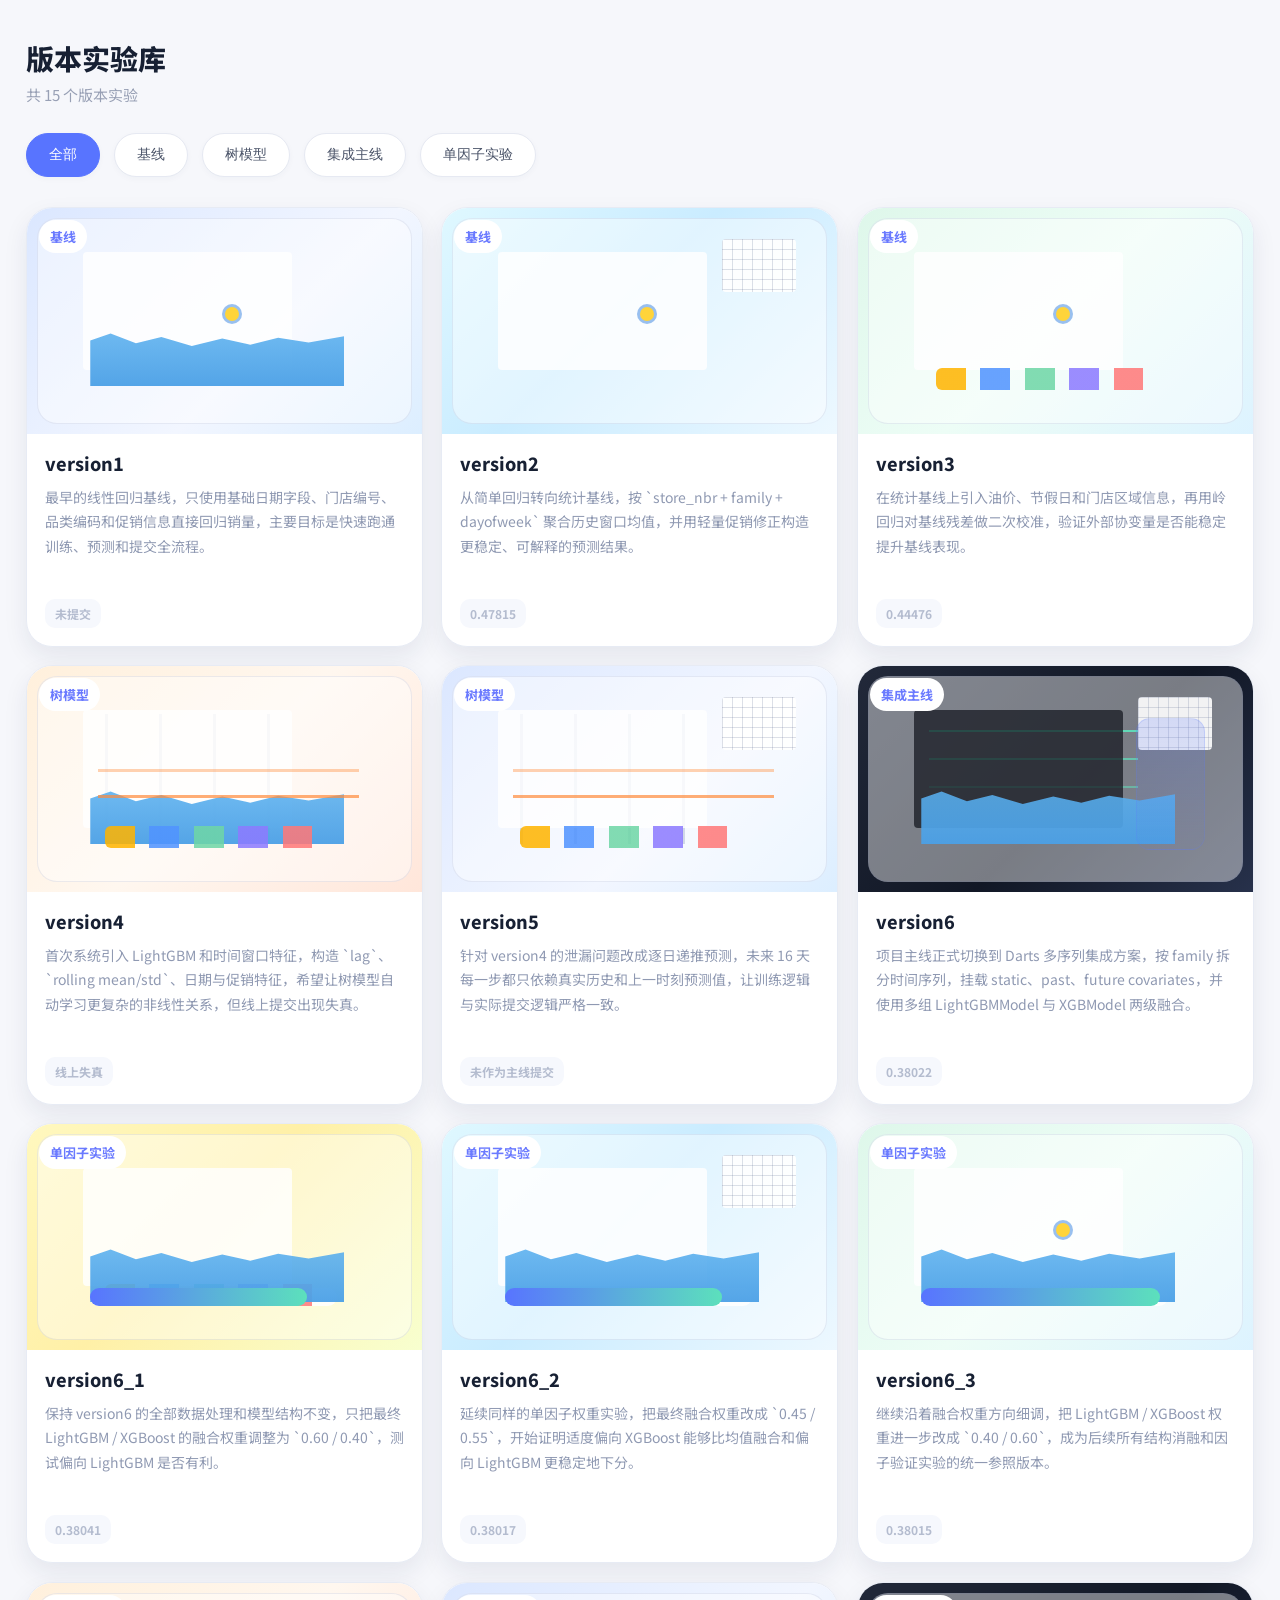
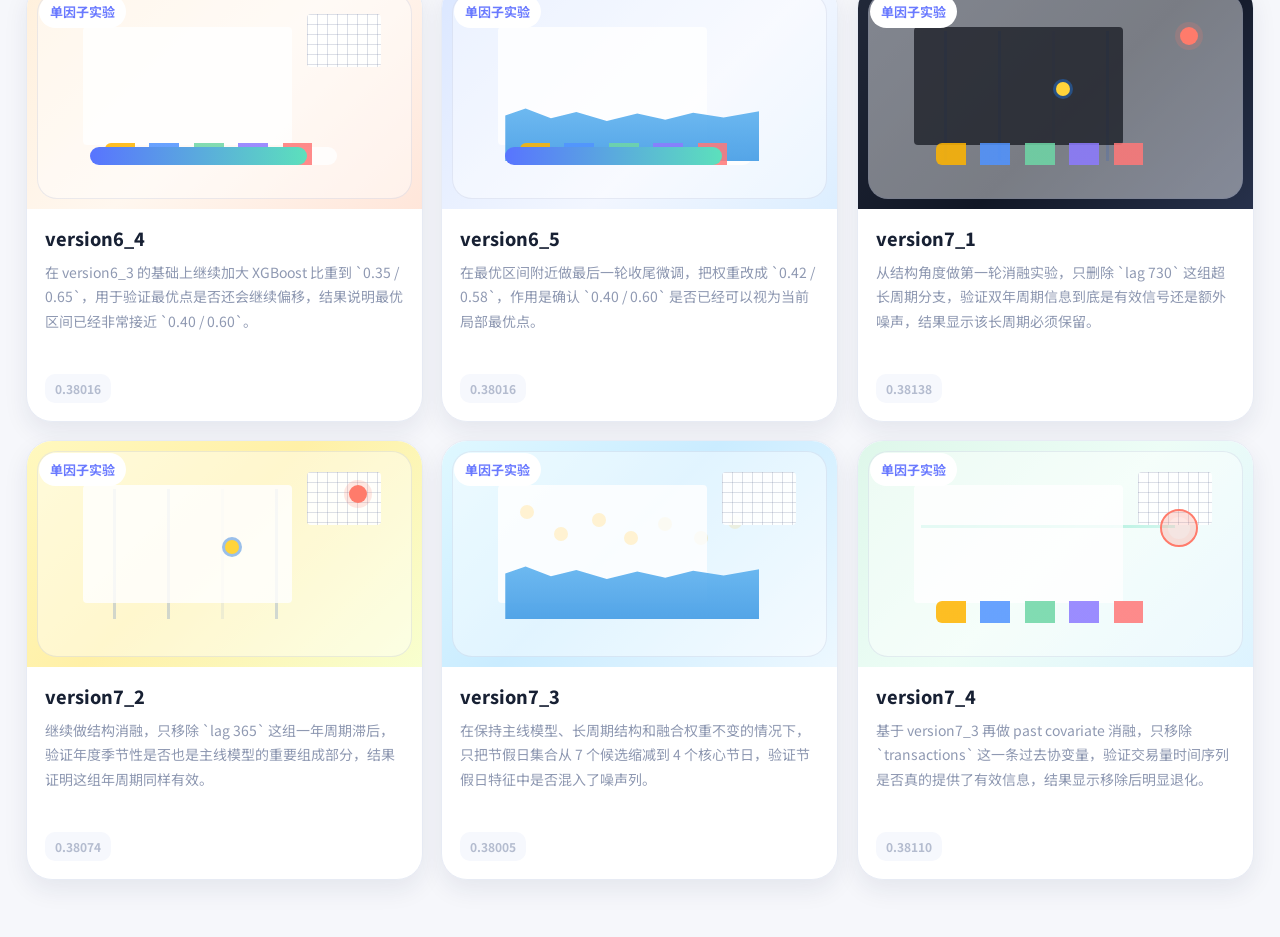
<file: website_mock/index.html>
<!DOCTYPE html>
<html lang="zh-CN">
<head>
  <meta charset="UTF-8">
  <meta name="viewport" content="width=device-width, initial-scale=1.0">
  <title>版本实验库</title>
  <link rel="preconnect" href="https://fonts.googleapis.com">
  <link rel="preconnect" href="https://fonts.gstatic.com" crossorigin>
  <link href="https://fonts.googleapis.com/css2?family=Noto+Sans+SC:wght@400;500;700;800&display=swap" rel="stylesheet">
  <link rel="stylesheet" href="./assets/css/main.css">
</head>
<body>
  <main class="page">
    <section class="hero">
      <div class="hero-copy">
        <h1>版本实验库</h1>
        <p>共 15 个版本实验</p>
      </div>

      <div class="filters">
        <button class="filter-chip is-active" data-filter="all">全部</button>
        <button class="filter-chip" data-filter="baseline">基线</button>
        <button class="filter-chip" data-filter="tree">树模型</button>
        <button class="filter-chip" data-filter="ensemble">集成主线</button>
        <button class="filter-chip" data-filter="factor">单因子实验</button>
      </div>
    </section>

    <section class="card-grid">
      <article class="card" data-group="baseline" data-anim="baseline" data-summary="最早的线性回归基线，只使用基础日期字段、门店编号、品类编码和促销信息直接回归销量，主要目标是快速跑通训练、预测和提交全流程。" data-input="train.csv · test.csv · sample_submission.csv" data-output="submission.csv" data-conclusion="适合作为起点，但对复杂季节性和长期结构几乎没有表达能力。" data-steps="读取基础数据|拆分日期字段|编码 family|训练线性回归|导出提交结果" tabindex="0">
        <div class="card-media theme-blue"><span class="subject-badge">基线</span><div class="placeholder-scene"><div class="scene-screen"></div><div class="scene-wave"></div><div class="scene-dot"></div></div></div>
        <div class="card-body"><h2>version1</h2><p>最早的线性回归基线，只使用基础日期字段、门店编号、品类编码和促销信息直接回归销量，主要目标是快速跑通训练、预测和提交全流程。</p><span class="level-tag">未提交</span></div>
      </article>

      <article class="card" data-group="baseline" data-anim="baseline" data-summary="从简单回归转向统计基线，按 store_nbr + family + dayofweek 聚合历史窗口均值，并用轻量促销修正构造更稳定、可解释的预测结果。" data-input="train.csv · test.csv · sample_submission.csv" data-output="version2/submission_baseline.csv" data-conclusion="比线性回归更稳，建立了后续外部变量实验的可对照基线。" data-steps="构造 dayofweek|切分历史窗口|按层级聚合均值|加入促销修正|生成统计提交" tabindex="0">
        <div class="card-media theme-cyan"><span class="subject-badge">基线</span><div class="placeholder-scene"><div class="scene-screen"></div><div class="scene-grid"></div><div class="scene-dot"></div></div></div>
        <div class="card-body"><h2>version2</h2><p>从简单回归转向统计基线，按 `store_nbr + family + dayofweek` 聚合历史窗口均值，并用轻量促销修正构造更稳定、可解释的预测结果。</p><span class="level-tag">0.47815</span></div>
      </article>

      <article class="card" data-group="baseline" data-anim="baseline" data-summary="在统计基线上引入油价、节假日和门店区域信息，再用岭回归对基线残差做二次校准，验证外部协变量是否能稳定提升基线表现。" data-input="train.csv · test.csv · stores.csv · holidays_events.csv · oil.csv" data-output="version3/submission_calendar_oil.csv" data-conclusion="外部协变量确实有帮助，但当时的处理强度还不够。" data-steps="清洗油价|映射节假日|合并门店区域|计算基线预测|岭回归校准残差" tabindex="0">
        <div class="card-media theme-mint"><span class="subject-badge">基线</span><div class="placeholder-scene"><div class="scene-screen"></div><div class="scene-bars"></div><div class="scene-dot"></div></div></div>
        <div class="card-body"><h2>version3</h2><p>在统计基线上引入油价、节假日和门店区域信息，再用岭回归对基线残差做二次校准，验证外部协变量是否能稳定提升基线表现。</p><span class="level-tag">0.44476</span></div>
      </article>

      <article class="card" data-group="tree" data-anim="tree" data-summary="首次系统引入 LightGBM 和时间窗口特征，构造 lag、rolling mean/std、日期与促销特征，希望让树模型自动学习更复杂的非线性关系，但线上提交出现失真。" data-input="train.csv · test.csv" data-output="version4/submission_lgbm.csv" data-conclusion="方向是对的，但验证方式和真实提交场景不一致，导致线上失真。" data-steps="拼接 train/test|生成 lag 特征|生成 rolling 特征|训练 LightGBM|导出预测结果" tabindex="0">
        <div class="card-media theme-peach"><span class="subject-badge">树模型</span><div class="placeholder-scene"><div class="scene-screen"></div><div class="scene-wave"></div><div class="scene-bars"></div></div></div>
        <div class="card-body"><h2>version4</h2><p>首次系统引入 LightGBM 和时间窗口特征，构造 `lag`、`rolling mean/std`、日期与促销特征，希望让树模型自动学习更复杂的非线性关系，但线上提交出现失真。</p><span class="level-tag">线上失真</span></div>
      </article>

      <article class="card" data-group="tree" data-anim="tree" data-summary="针对 version4 的泄漏问题改成逐日递推预测，未来 16 天每一步都只依赖真实历史和上一时刻预测值，让训练逻辑与实际提交逻辑严格一致。" data-input="train.csv · test.csv" data-output="version5/submission_lgbm_recursive.csv" data-conclusion="逻辑更严格，但没有成为最终高分主线。" data-steps="缓存历史销量|逐日生成特征|递推训练/预测|回写预测值|滚动生成未来 16 天" tabindex="0">
        <div class="card-media theme-blue"><span class="subject-badge">树模型</span><div class="placeholder-scene"><div class="scene-screen"></div><div class="scene-grid"></div><div class="scene-bars"></div></div></div>
        <div class="card-body"><h2>version5</h2><p>针对 version4 的泄漏问题改成逐日递推预测，未来 16 天每一步都只依赖真实历史和上一时刻预测值，让训练逻辑与实际提交逻辑严格一致。</p><span class="level-tag">未作为主线提交</span></div>
      </article>

      <article class="card" data-group="ensemble" data-anim="ensemble" data-summary="项目主线正式切换到 Darts 多序列集成方案，按 family 拆分时间序列，挂载 static、past、future covariates，并使用多组 LightGBMModel 与 XGBModel 两级融合。" data-input="train.csv · stores.csv · oil.csv · transactions.csv · holidays_events.csv" data-output="version6/submission_darts_ensemble.csv" data-conclusion="从这里开始，项目进入系统化训练流水线阶段。" data-steps="清洗外部表|构造多序列输入|训练多组 LGBMModel|训练多组 XGBModel|两轮平均后最终融合" tabindex="0">
        <div class="card-media theme-dark"><span class="subject-badge">集成主线</span><div class="placeholder-scene"><div class="scene-screen dark"></div><div class="scene-wave"></div><div class="scene-grid"></div></div></div>
        <div class="card-body"><h2>version6</h2><p>项目主线正式切换到 Darts 多序列集成方案，按 family 拆分时间序列，挂载 static、past、future covariates，并使用多组 LightGBMModel 与 XGBModel 两级融合。</p><span class="level-tag">0.38022</span></div>
      </article>

      <article class="card" data-group="factor" data-anim="weight" data-summary="保持 version6 的全部数据处理和模型结构不变，只把最终 LightGBM / XGBoost 的融合权重调整为 0.60 / 0.40，测试偏向 LightGBM 是否有利。" data-input="与 version6 相同" data-output="version6_1/submission_darts_weighted_ensemble.csv" data-conclusion="结果变差，说明简单偏向 LightGBM 不是正确方向。" data-steps="复用 version6 数据流程|仅调整最终融合权重|重新导出提交|记录 leaderboard 分数" tabindex="0">
        <div class="card-media theme-yellow"><span class="subject-badge">单因子实验</span><div class="placeholder-scene"><div class="scene-screen"></div><div class="scene-bars"></div><div class="scene-wave"></div></div></div>
        <div class="card-body"><h2>version6_1</h2><p>保持 version6 的全部数据处理和模型结构不变，只把最终 LightGBM / XGBoost 的融合权重调整为 `0.60 / 0.40`，测试偏向 LightGBM 是否有利。</p><span class="level-tag">0.38041</span></div>
      </article>

      <article class="card" data-group="factor" data-anim="weight" data-summary="延续同样的单因子权重实验，把最终融合权重改成 0.45 / 0.55，开始证明适度偏向 XGBoost 能够比均值融合和偏向 LightGBM 更稳定地下分。" data-input="与 version6 相同" data-output="version6_2/submission_darts_weighted_ensemble.csv" data-conclusion="首次明确证明融合权重是有效优化因子。" data-steps="复用主线模型|改成 0.45 / 0.55|重新提交验证|记录分数变化" tabindex="0">
        <div class="card-media theme-cyan"><span class="subject-badge">单因子实验</span><div class="placeholder-scene"><div class="scene-screen"></div><div class="scene-wave"></div><div class="scene-grid"></div></div></div>
        <div class="card-body"><h2>version6_2</h2><p>延续同样的单因子权重实验，把最终融合权重改成 `0.45 / 0.55`，开始证明适度偏向 XGBoost 能够比均值融合和偏向 LightGBM 更稳定地下分。</p><span class="level-tag">0.38017</span></div>
      </article>

      <article class="card" data-group="factor" data-anim="weight-best" data-summary="继续沿着融合权重方向细调，把 LightGBM / XGBoost 权重进一步改成 0.40 / 0.60，成为后续所有结构消融和因子验证实验的统一参照版本。" data-input="与 version6 相同" data-output="version6_3/submission_darts_weighted_ensemble.csv" data-conclusion="这是后续所有单因子实验的稳定参照版本。" data-steps="复用主线模型|改成 0.40 / 0.60|重新提交验证|作为后续实验基线" tabindex="0">
        <div class="card-media theme-mint"><span class="subject-badge">单因子实验</span><div class="placeholder-scene"><div class="scene-screen"></div><div class="scene-wave"></div><div class="scene-dot"></div></div></div>
        <div class="card-body"><h2>version6_3</h2><p>继续沿着融合权重方向细调，把 LightGBM / XGBoost 权重进一步改成 `0.40 / 0.60`，成为后续所有结构消融和因子验证实验的统一参照版本。</p><span class="level-tag">0.38015</span></div>
      </article>

      <article class="card" data-group="factor" data-anim="weight" data-summary="在 version6_3 的基础上继续加大 XGBoost 比重到 0.35 / 0.65，用于验证最优点是否还会继续偏移，结果说明最优区间已经非常接近 0.40 / 0.60。" data-input="与 version6_3 相同" data-output="version6_4/submission_darts_weighted_ensemble.csv" data-conclusion="没有超过 version6_3，说明权重最优点已基本锁定。" data-steps="维持 version6_3 全流程|进一步提高 XGB 比例|重新提交|对照局部最优点" tabindex="0">
        <div class="card-media theme-peach"><span class="subject-badge">单因子实验</span><div class="placeholder-scene"><div class="scene-screen"></div><div class="scene-grid"></div><div class="scene-bars"></div></div></div>
        <div class="card-body"><h2>version6_4</h2><p>在 version6_3 的基础上继续加大 XGBoost 比重到 `0.35 / 0.65`，用于验证最优点是否还会继续偏移，结果说明最优区间已经非常接近 `0.40 / 0.60`。</p><span class="level-tag">0.38016</span></div>
      </article>

      <article class="card" data-group="factor" data-anim="weight" data-summary="在最优区间附近做最后一轮收尾微调，把权重改成 0.42 / 0.58，作用是确认 0.40 / 0.60 是否已经可以视为当前局部最优点。" data-input="与 version6_3 相同" data-output="version6_5/submission_darts_weighted_ensemble.csv" data-conclusion="继续证明 0.40 / 0.60 附近是当前最优权重区间。" data-steps="维持 version6_3 全流程|近邻微调融合比例|重新提交|确认局部最优区间" tabindex="0">
        <div class="card-media theme-blue"><span class="subject-badge">单因子实验</span><div class="placeholder-scene"><div class="scene-screen"></div><div class="scene-wave"></div><div class="scene-bars"></div></div></div>
        <div class="card-body"><h2>version6_5</h2><p>在最优区间附近做最后一轮收尾微调，把权重改成 `0.42 / 0.58`，作用是确认 `0.40 / 0.60` 是否已经可以视为当前局部最优点。</p><span class="level-tag">0.38016</span></div>
      </article>

      <article class="card" data-group="factor" data-anim="lag-off" data-summary="从结构角度做第一轮消融实验，只删除 lag 730 这组超长周期分支，验证双年周期信息到底是有效信号还是额外噪声，结果显示该长周期必须保留。" data-input="与 version6_3 相同" data-output="version7_1/submission_darts_drop_lag730.csv" data-conclusion="双年周期信息是有效信号，lag 730 不能删。" data-steps="保留主线结构|移除 lag 730 分支|重新训练并提交|对照长周期贡献" tabindex="0">
        <div class="card-media theme-dark"><span class="subject-badge">单因子实验</span><div class="placeholder-scene"><div class="scene-screen dark"></div><div class="scene-bars"></div><div class="scene-dot"></div></div></div>
        <div class="card-body"><h2>version7_1</h2><p>从结构角度做第一轮消融实验，只删除 `lag 730` 这组超长周期分支，验证双年周期信息到底是有效信号还是额外噪声，结果显示该长周期必须保留。</p><span class="level-tag">0.38138</span></div>
      </article>

      <article class="card" data-group="factor" data-anim="lag-off" data-summary="继续做结构消融，只移除 lag 365 这组一年周期滞后，验证年度季节性是否也是主线模型的重要组成部分，结果证明这组年周期同样有效。" data-input="与 version6_3 相同" data-output="version7_2/submission_darts_drop_lag365.csv" data-conclusion="一年周期同样必须保留，长周期结构并不冗余。" data-steps="保留主线结构|移除 lag 365 分支|重新训练并提交|对照年周期贡献" tabindex="0">
        <div class="card-media theme-yellow"><span class="subject-badge">单因子实验</span><div class="placeholder-scene"><div class="scene-screen"></div><div class="scene-grid"></div><div class="scene-dot"></div></div></div>
        <div class="card-body"><h2>version7_2</h2><p>继续做结构消融，只移除 `lag 365` 这组一年周期滞后，验证年度季节性是否也是主线模型的重要组成部分，结果证明这组年周期同样有效。</p><span class="level-tag">0.38074</span></div>
      </article>

      <article class="card" data-group="factor" data-anim="holiday" data-summary="在保持主线模型、长周期结构和融合权重不变的情况下，只把节假日集合从 7 个候选缩减到 4 个核心节日，验证节假日特征中是否混入了噪声列。" data-input="与 version6_3 相同" data-output="version7_3/submission_darts_core_holidays.csv" data-conclusion="节假日特征存在噪声，保留 4 个核心节日效果最好。" data-steps="固定主线配置|缩减节假日集合|重建 future covariates|重新提交验证" tabindex="0">
        <div class="card-media theme-cyan"><span class="subject-badge">单因子实验</span><div class="placeholder-scene"><div class="scene-screen"></div><div class="scene-wave"></div><div class="scene-grid"></div></div></div>
        <div class="card-body"><h2>version7_3</h2><p>在保持主线模型、长周期结构和融合权重不变的情况下，只把节假日集合从 7 个候选缩减到 4 个核心节日，验证节假日特征中是否混入了噪声列。</p><span class="level-tag">0.38005</span></div>
      </article>

      <article class="card" data-group="factor" data-anim="transactions-off" data-summary="基于 version7_3 再做 past covariate 消融，只移除 transactions 这一条过去协变量，验证交易量时间序列是否真的提供了有效信息，结果显示移除后明显退化。" data-input="与 version7_3 相同" data-output="version7_4/submission_darts_no_transactions.csv" data-conclusion="transactions 仍然是有效过去协变量，不能移除。" data-steps="延续 version7_3 主线|关闭 transactions past covariate|重新训练并提交|验证协变量贡献" tabindex="0">
        <div class="card-media theme-mint"><span class="subject-badge">单因子实验</span><div class="placeholder-scene"><div class="scene-screen"></div><div class="scene-bars"></div><div class="scene-grid"></div></div></div>
        <div class="card-body"><h2>version7_4</h2><p>基于 version7_3 再做 past covariate 消融，只移除 `transactions` 这一条过去协变量，验证交易量时间序列是否真的提供了有效信息，结果显示移除后明显退化。</p><span class="level-tag">0.38110</span></div>
      </article>
    </section>
  </main>

  <div class="detail-modal" id="detail-modal" hidden>
    <div class="detail-backdrop" id="detail-backdrop"></div>
    <div class="detail-dialog">
      <button class="detail-close" id="detail-close" type="button">×</button>
      <div class="detail-layout">
        <div class="detail-visual-wrap">
          <div class="detail-kicker" id="detail-kicker">版本详情</div>
          <div class="detail-visual" id="detail-visual">
            <div class="card-media theme-dark">
              <span class="subject-badge">集成主线</span>
              <div class="placeholder-scene">
                <div class="scene-screen dark"></div>
                <div class="scene-wave"></div>
                <div class="scene-grid"></div>
              </div>
            </div>
          </div>
        </div>
        <div class="detail-content">
          <h2 id="detail-title">version6</h2>
          <div class="detail-score" id="detail-score">0.38022</div>
          <p class="detail-description" id="detail-description"></p>

          <div class="detail-meta-grid">
            <div class="detail-meta-card">
              <div class="detail-meta-label">输入</div>
              <div class="detail-meta-value" id="detail-input"></div>
            </div>
            <div class="detail-meta-card">
              <div class="detail-meta-label">输出</div>
              <div class="detail-meta-value" id="detail-output"></div>
            </div>
            <div class="detail-meta-card detail-meta-card-wide">
              <div class="detail-meta-label">结论</div>
              <div class="detail-meta-value" id="detail-conclusion"></div>
            </div>
          </div>

          <div class="detail-timeline-block">
            <div class="detail-section-title">实验流程</div>
            <div class="detail-timeline" id="detail-timeline"></div>
          </div>

          <div class="detail-nav">
            <button class="detail-nav-btn" id="detail-prev" type="button">上一版</button>
            <button class="detail-nav-btn" id="detail-next" type="button">下一版</button>
          </div>
        </div>
      </div>
    </div>
  </div>

  <script>
    const filterButtons = Array.from(document.querySelectorAll(".filter-chip"));
    const cards = Array.from(document.querySelectorAll(".card"));
    const modal = document.getElementById("detail-modal");
    const backdrop = document.getElementById("detail-backdrop");
    const closeButton = document.getElementById("detail-close");
    const detailKicker = document.getElementById("detail-kicker");
    const detailTitle = document.getElementById("detail-title");
    const detailScore = document.getElementById("detail-score");
    const detailDescription = document.getElementById("detail-description");
    const detailVisual = document.getElementById("detail-visual");
    const detailInput = document.getElementById("detail-input");
    const detailOutput = document.getElementById("detail-output");
    const detailConclusion = document.getElementById("detail-conclusion");
    const detailTimeline = document.getElementById("detail-timeline");
    const detailPrev = document.getElementById("detail-prev");
    const detailNext = document.getElementById("detail-next");
    let activeCard = null;

    filterButtons.forEach((button) => {
      button.addEventListener("click", () => {
        const filter = button.dataset.filter;

        filterButtons.forEach((item) => {
          item.classList.toggle("is-active", item === button);
        });

        const visibleCards = [];

        cards.forEach((card) => {
          const visible = filter === "all" || card.dataset.group === filter;
          if (visible) {
            card.classList.remove("is-hidden");
            card.style.display = "";
            visibleCards.push(card);
          } else {
            card.classList.add("is-filtered-out");
            window.setTimeout(() => {
              if (card.classList.contains("is-filtered-out")) {
                card.style.display = "none";
                card.classList.add("is-hidden");
              }
            }, 220);
          }
        });

        requestAnimationFrame(() => {
          visibleCards.forEach((card, index) => {
            card.classList.remove("is-filtered-out");
            card.style.animationDelay = `${index * 45}ms`;
            card.classList.remove("is-staggered");
            void card.offsetWidth;
            card.classList.add("is-staggered");
          });
        });
      });
    });

    cards.forEach((card, index) => {
      card.style.animationDelay = `${index * 45}ms`;
      card.classList.add("is-staggered");
    });

    function renderTimeline(card) {
      detailTimeline.innerHTML = "";
      const steps = (card.dataset.steps || "").split("|").filter(Boolean);
      steps.forEach((step, index) => {
        const item = document.createElement("div");
        item.className = "detail-timeline-item";
        item.innerHTML = `
          <div class="detail-timeline-index">${String(index + 1).padStart(2, "0")}</div>
          <div class="detail-timeline-text">${step}</div>
        `;
        detailTimeline.appendChild(item);
      });
    }

    function updateNavButtons(card) {
      const index = cards.indexOf(card);
      detailPrev.disabled = index <= 0;
      detailNext.disabled = index >= cards.length - 1;
    }

    function openDetail(card) {
      if (!(card instanceof HTMLElement)) return;
      activeCard = card;
      detailKicker.textContent = card.querySelector(".subject-badge")?.textContent || "";
      detailTitle.textContent = card.querySelector("h2")?.textContent || "";
      detailScore.textContent = card.querySelector(".level-tag")?.textContent || "";
      detailDescription.textContent = card.dataset.summary || card.querySelector(".card-body p")?.textContent || "";
      detailInput.textContent = card.dataset.input || "";
      detailOutput.textContent = card.dataset.output || "";
      detailConclusion.textContent = card.dataset.conclusion || "";
      detailVisual.innerHTML = card.querySelector(".card-media")?.outerHTML || "";
      renderTimeline(card);
      updateNavButtons(card);
      modal.hidden = false;
      document.body.classList.add("modal-open");
    }

    cards.forEach((card) => {
      card.addEventListener("click", () => openDetail(card));
      card.addEventListener("keydown", (event) => {
        if (event.key === "Enter" || event.key === " ") {
          event.preventDefault();
          openDetail(card);
        }
      });
    });

    detailPrev.addEventListener("click", () => {
      if (!activeCard) return;
      const index = cards.indexOf(activeCard);
      if (index > 0) {
        openDetail(cards[index - 1]);
      }
    });

    detailNext.addEventListener("click", () => {
      if (!activeCard) return;
      const index = cards.indexOf(activeCard);
      if (index < cards.length - 1) {
        openDetail(cards[index + 1]);
      }
    });

    function closeModal() {
      modal.hidden = true;
      document.body.classList.remove("modal-open");
    }

    backdrop.addEventListener("click", closeModal);
    closeButton.addEventListener("click", closeModal);
    document.addEventListener("keydown", (event) => {
      if (event.key === "Escape" && !modal.hidden) {
        closeModal();
      }
    });
  </script>
</body>
</html>
</file>
<file: website_mock/assets/css/main.css>
:root {
  --bg: #f6f7fb;
  --card: #ffffff;
  --text: #172033;
  --muted: #98a0b5;
  --line: #e6e9f2;
  --blue: #5874ff;
  --shadow: 0 10px 24px rgba(26, 41, 79, 0.08);
  --radius: 26px;
}

* { box-sizing: border-box; }

body {
  margin: 0;
  font-family: "Noto Sans SC", sans-serif;
  background: var(--bg);
  color: var(--text);
}

body.modal-open {
  overflow: hidden;
}

.page {
  width: min(1660px, calc(100% - 52px));
  margin: 0 auto;
  padding: 42px 0 56px;
}

.hero {
  margin-bottom: 30px;
}

.hero-copy h1 {
  margin: 0;
  font-size: 28px;
  line-height: 1.2;
  font-weight: 800;
}

.hero-copy p {
  margin: 8px 0 0;
  color: var(--muted);
  font-size: 15px;
}

.filters {
  display: flex;
  flex-wrap: wrap;
  gap: 14px;
  margin-top: 28px;
}

.filter-chip {
  border: 1px solid var(--line);
  background: #fff;
  color: #4a5368;
  border-radius: 999px;
  padding: 12px 22px;
  font-size: 14px;
  cursor: pointer;
  box-shadow: 0 2px 6px rgba(46, 61, 100, 0.03);
}

.filter-chip.is-active {
  background: var(--blue);
  border-color: var(--blue);
  color: #fff;
}

.card-grid {
  display: grid;
  grid-template-columns: repeat(4, minmax(0, 1fr));
  gap: 18px;
}

.card {
  overflow: hidden;
  border-radius: var(--radius);
  background: var(--card);
  border: 1px solid #e7ebf4;
  box-shadow: var(--shadow);
  min-height: 408px;
  cursor: pointer;
  transition: transform 220ms ease, box-shadow 220ms ease, opacity 220ms ease;
  position: relative;
}

.card:hover {
  transform: translateY(-6px);
  box-shadow: 0 18px 36px rgba(26, 41, 79, 0.12);
}

.card:focus-visible {
  outline: 3px solid rgba(88, 116, 255, 0.28);
  outline-offset: 3px;
}

.card.is-filtered-out {
  opacity: 0;
  transform: scale(0.96);
  pointer-events: none;
}

.card.is-hidden {
  display: none;
}

.card.is-staggered {
  animation: card-enter 420ms ease both;
}

.card-media {
  position: relative;
  height: 226px;
}

.theme-blue { background: linear-gradient(135deg, #dbe7ff, #f2f6ff 60%, #dceeff); }
.theme-yellow { background: linear-gradient(135deg, #fff8bf, #fff0a7 45%, #f8ffcf); }
.theme-cyan { background: linear-gradient(135deg, #dff8ff, #caecff 45%, #edf8ff); }
.theme-mint { background: linear-gradient(135deg, #def7ea, #edfdf6 50%, #ddf3ff); }
.theme-peach { background: linear-gradient(135deg, #fff0dc, #fff7ef 50%, #ffe6da); }
.theme-dark { background: linear-gradient(135deg, #22293a, #111725 55%, #27314b); }

.subject-badge {
  position: absolute;
  top: 12px;
  left: 12px;
  z-index: 2;
  padding: 7px 11px;
  border-radius: 999px;
  background: #ffffff;
  color: #6a7aff;
  font-size: 13px;
  font-weight: 700;
}

.placeholder-scene {
  position: absolute;
  inset: 10px;
  overflow: hidden;
  border-radius: 20px;
  border: 1px solid rgba(90, 110, 160, 0.12);
  background: rgba(255, 255, 255, 0.44);
}

.placeholder-scene::before,
.placeholder-scene::after {
  content: "";
  position: absolute;
  pointer-events: none;
}

.scene-screen,
.scene-wave,
.scene-dot,
.scene-grid,
.scene-bars {
  position: absolute;
}

.scene-screen {
  left: 12%;
  top: 16%;
  width: 56%;
  height: 58%;
  border-radius: 4px;
  background: rgba(255, 255, 255, 0.82);
}

.scene-screen.dark {
  background: rgba(18, 22, 30, 0.72);
}

.scene-wave {
  left: 14%;
  right: 18%;
  bottom: 18%;
  height: 34%;
  border-radius: 12px 12px 0 0;
  background: linear-gradient(180deg, rgba(93, 180, 241, 0.85), rgba(75, 160, 230, 0.95));
  clip-path: polygon(0 34%, 8% 24%, 18% 38%, 28% 29%, 40% 42%, 52% 31%, 63% 40%, 74% 30%, 86% 37%, 100% 28%, 100% 100%, 0 100%);
}

.scene-dot {
  width: 14px;
  height: 14px;
  border-radius: 50%;
  background: #ffd43a;
  left: 50%;
  top: 43%;
  box-shadow: 0 0 0 3px rgba(32, 116, 220, 0.45);
}

.scene-grid {
  right: 8%;
  top: 10%;
  width: 20%;
  height: 26%;
  border-radius: 4px;
  background:
    linear-gradient(rgba(97, 111, 149, 0.22) 1px, transparent 1px),
    linear-gradient(90deg, rgba(97, 111, 149, 0.22) 1px, transparent 1px),
    rgba(255, 255, 255, 0.9);
  background-size: 10px 10px;
}

.scene-bars {
  left: 18%;
  right: 16%;
  bottom: 16%;
  height: 22px;
  border-radius: 6px;
  background:
    linear-gradient(90deg, rgba(255, 180, 0, 0.86) 12%, transparent 12% 18%, rgba(80, 147, 255, 0.86) 18% 30%, transparent 30% 36%, rgba(110, 214, 166, 0.86) 36% 48%, transparent 48% 54%, rgba(140, 122, 255, 0.86) 54% 66%, transparent 66% 72%, rgba(255, 120, 120, 0.86) 72% 84%, transparent 84%);
}

.card[data-anim="baseline"] .scene-wave {
  animation: wave-sway 4.8s ease-in-out infinite;
}

.card[data-anim="baseline"] .scene-dot {
  animation: dot-bob 3.2s ease-in-out infinite;
}

.card[data-anim="tree"] .placeholder-scene::before {
  top: 18%;
  bottom: 18%;
  width: 3px;
  left: 18%;
  background: rgba(39, 68, 122, 0.18);
  box-shadow: 54px 0 0 rgba(39, 68, 122, 0.18), 108px 0 0 rgba(39, 68, 122, 0.18), 162px 0 0 rgba(39, 68, 122, 0.18);
  animation: lag-shift 3.6s linear infinite;
}

.card[data-anim="tree"] .placeholder-scene::after {
  left: 16%;
  right: 14%;
  top: 58%;
  height: 3px;
  background: rgba(255, 140, 61, 0.7);
  box-shadow: 0 -26px 0 rgba(255, 140, 61, 0.4);
  animation: recurse-slide 3.2s ease-in-out infinite;
}

.card[data-anim="ensemble"] .placeholder-scene::before {
  left: 16%;
  top: 26%;
  width: 56%;
  height: 2px;
  background: rgba(96, 224, 188, 0.92);
  box-shadow: 0 28px 0 rgba(96, 224, 188, 0.72), 0 56px 0 rgba(96, 224, 188, 0.52);
  animation: flow-move 2.8s linear infinite;
}

.card[data-anim="ensemble"] .placeholder-scene::after {
  right: 10%;
  top: 20%;
  width: 18%;
  height: 64%;
  border-radius: 14px;
  background: linear-gradient(180deg, rgba(91, 120, 255, 0.20), rgba(91, 120, 255, 0.04));
  border: 1px solid rgba(91, 120, 255, 0.18);
}

.card[data-anim^="weight"] .placeholder-scene::before {
  left: 14%;
  bottom: 16%;
  width: 66%;
  height: 18px;
  border-radius: 999px;
  background: rgba(255, 255, 255, 0.84);
}

.card[data-anim="weight"] .placeholder-scene::after,
.card[data-anim="weight-best"] .placeholder-scene::after {
  left: 14%;
  bottom: 16%;
  height: 18px;
  border-radius: 999px;
  background: linear-gradient(90deg, #5874ff, #5ce0bc);
  animation: weight-shift 3.2s ease-in-out infinite;
}

.card[data-anim="weight"] .placeholder-scene::after {
  width: 58%;
}

.card[data-anim="weight-best"] .placeholder-scene::after {
  width: 64%;
  animation-name: weight-best-shift;
}

.card[data-anim="lag-off"] .placeholder-scene::before {
  top: 18%;
  bottom: 18%;
  width: 3px;
  left: 20%;
  background: rgba(51, 97, 186, 0.22);
  box-shadow: 54px 0 0 rgba(51, 97, 186, 0.22), 108px 0 0 rgba(51, 97, 186, 0.08), 162px 0 0 rgba(51, 97, 186, 0.22);
  animation: lag-drop 3.6s ease-in-out infinite;
}

.card[data-anim="lag-off"] .placeholder-scene::after {
  right: 12%;
  top: 16%;
  width: 18px;
  height: 18px;
  border-radius: 50%;
  background: #ff7b6b;
  box-shadow: 0 0 0 5px rgba(255, 123, 107, 0.18);
  animation: pulse-soft 2.4s ease-in-out infinite;
}

.card[data-anim="holiday"] .placeholder-scene::before {
  width: 14px;
  height: 14px;
  top: 26%;
  left: 18%;
  border-radius: 50%;
  background: #ffb703;
  box-shadow:
    34px 22px 0 #ffb703,
    72px 8px 0 #ffb703,
    104px 26px 0 #ffb703,
    138px 12px 0 rgba(255, 183, 3, 0.25),
    174px 26px 0 rgba(255, 183, 3, 0.18),
    208px 10px 0 rgba(255, 183, 3, 0.12);
  animation: holiday-prune 3.8s ease-in-out infinite;
}

.card[data-anim="transactions-off"] .placeholder-scene::before {
  left: 14%;
  top: 36%;
  width: 68%;
  height: 3px;
  background: linear-gradient(90deg, rgba(92, 224, 188, 0.94), rgba(92, 224, 188, 0.2));
  animation: transaction-cut 3.4s ease-in-out infinite;
}

.card[data-anim="transactions-off"] .placeholder-scene::after {
  right: 12%;
  top: 28%;
  width: 34px;
  height: 34px;
  border-radius: 50%;
  background: rgba(255, 123, 107, 0.18);
  border: 2px solid #ff7b6b;
  box-shadow: inset 0 0 0 6px rgba(255, 123, 107, 0.08);
}

.card-body {
  padding: 18px 18px 18px;
}

.card-body h2 {
  margin: 0;
  font-size: 18px;
  line-height: 1.3;
  font-weight: 800;
}

.card-body p {
  margin: 10px 0 0;
  color: #8f99b2;
  font-size: 14px;
  line-height: 1.72;
  min-height: 98px;
}

.level-tag {
  display: inline-flex;
  margin-top: 16px;
  padding: 6px 10px;
  border-radius: 10px;
  background: #f6f8fd;
  color: #b4bccf;
  font-size: 12px;
  font-weight: 700;
}

.detail-modal[hidden] {
  display: none;
}

.detail-modal {
  position: fixed;
  inset: 0;
  z-index: 50;
}

.detail-backdrop {
  position: absolute;
  inset: 0;
  background: rgba(17, 24, 39, 0.42);
  backdrop-filter: blur(4px);
}

.detail-dialog {
  position: relative;
  width: min(1100px, calc(100% - 32px));
  margin: 8vh auto 0;
  padding: 28px 28px 28px;
  border-radius: 28px;
  background: #ffffff;
  box-shadow: 0 26px 60px rgba(20, 30, 52, 0.22);
  animation: modal-in 220ms ease;
}

.detail-close {
  position: absolute;
  top: 14px;
  right: 14px;
  width: 38px;
  height: 38px;
  border: 0;
  border-radius: 50%;
  background: #f1f4fb;
  color: #526079;
  font-size: 24px;
  cursor: pointer;
}

.detail-kicker {
  color: #6a7aff;
  font-size: 13px;
  font-weight: 700;
}

.detail-layout {
  display: grid;
  grid-template-columns: 1.02fr 0.98fr;
  gap: 22px;
  align-items: start;
}

.detail-visual-wrap {
  display: grid;
  gap: 12px;
}

.detail-visual .card-media {
  height: 380px;
  border-radius: 24px;
  overflow: hidden;
}

.detail-visual .placeholder-scene {
  inset: 16px;
  border-radius: 22px;
}

.detail-visual .scene-screen {
  left: 10%;
  width: 58%;
  height: 60%;
}

.detail-visual .scene-grid {
  width: 18%;
  height: 22%;
}

.detail-content h2 {
  margin: 10px 0 0;
  font-size: 34px;
  line-height: 1.15;
}

.detail-score {
  margin-top: 14px;
  display: inline-flex;
  padding: 8px 12px;
  border-radius: 12px;
  background: #eef2ff;
  color: #5874ff;
  font-weight: 700;
}

.detail-description {
  margin: 20px 0 0;
  color: #5f6981;
  font-size: 16px;
  line-height: 1.8;
}

.detail-meta-grid {
  display: grid;
  grid-template-columns: repeat(2, minmax(0, 1fr));
  gap: 14px;
  margin-top: 24px;
}

.detail-meta-card {
  padding: 16px 16px 14px;
  border-radius: 18px;
  background: #f7f9fd;
  border: 1px solid #e7ebf4;
}

.detail-meta-card-wide {
  grid-column: 1 / -1;
}

.detail-meta-label {
  color: #7f8aa4;
  font-size: 12px;
  font-weight: 700;
  letter-spacing: 0.04em;
}

.detail-meta-value {
  margin-top: 10px;
  color: #25304a;
  font-size: 14px;
  line-height: 1.75;
  word-break: break-word;
}

.detail-timeline-block {
  margin-top: 24px;
}

.detail-section-title {
  color: #7f8aa4;
  font-size: 12px;
  font-weight: 700;
  letter-spacing: 0.04em;
}

.detail-timeline {
  display: grid;
  gap: 12px;
  margin-top: 14px;
}

.detail-timeline-item {
  display: grid;
  grid-template-columns: 48px 1fr;
  gap: 12px;
  align-items: start;
}

.detail-timeline-index {
  display: inline-flex;
  align-items: center;
  justify-content: center;
  width: 40px;
  height: 40px;
  border-radius: 50%;
  background: #eef2ff;
  color: #5874ff;
  font-size: 12px;
  font-weight: 700;
}

.detail-timeline-text {
  padding-top: 8px;
  color: #44506b;
  font-size: 14px;
  line-height: 1.7;
}

.detail-nav {
  display: flex;
  gap: 12px;
  margin-top: 26px;
}

.detail-nav-btn {
  border: 1px solid #dbe2f1;
  background: #ffffff;
  color: #44506b;
  border-radius: 14px;
  padding: 12px 18px;
  font-size: 14px;
  font-weight: 700;
  cursor: pointer;
  transition: transform 180ms ease, box-shadow 180ms ease, background 180ms ease;
}

.detail-nav-btn:hover:not(:disabled) {
  transform: translateY(-1px);
  background: #f7f9fd;
  box-shadow: 0 8px 18px rgba(26, 41, 79, 0.08);
}

.detail-nav-btn:disabled {
  opacity: 0.42;
  cursor: not-allowed;
}

@keyframes modal-in {
  from {
    opacity: 0;
    transform: translateY(16px) scale(0.98);
  }
  to {
    opacity: 1;
    transform: translateY(0) scale(1);
  }
}

@keyframes card-enter {
  from {
    opacity: 0;
    transform: translateY(18px) scale(0.98);
  }
  to {
    opacity: 1;
    transform: translateY(0) scale(1);
  }
}

@keyframes wave-sway {
  0%, 100% { transform: translateY(0) scaleX(1); }
  50% { transform: translateY(-4px) scaleX(1.02); }
}

@keyframes dot-bob {
  0%, 100% { transform: translateY(0); }
  50% { transform: translateY(-10px); }
}

@keyframes lag-shift {
  0% { transform: translateX(0); opacity: 0.55; }
  50% { transform: translateX(12px); opacity: 1; }
  100% { transform: translateX(0); opacity: 0.55; }
}

@keyframes recurse-slide {
  0%, 100% { transform: translateX(0); }
  50% { transform: translateX(22px); }
}

@keyframes flow-move {
  from { transform: translateX(-18px); opacity: 0.45; }
  50% { opacity: 1; }
  to { transform: translateX(18px); opacity: 0.45; }
}

@keyframes weight-shift {
  0%, 100% { width: 56%; }
  50% { width: 64%; }
}

@keyframes weight-best-shift {
  0%, 100% { width: 62%; }
  50% { width: 68%; }
}

@keyframes lag-drop {
  0%, 100% { opacity: 1; }
  50% { opacity: 0.38; }
}

@keyframes pulse-soft {
  0%, 100% { transform: scale(1); opacity: 0.85; }
  50% { transform: scale(1.14); opacity: 1; }
}

@keyframes holiday-prune {
  0%, 100% { opacity: 1; }
  50% { opacity: 0.82; }
}

@keyframes transaction-cut {
  0%, 35% { width: 68%; opacity: 1; }
  50%, 100% { width: 42%; opacity: 0.38; }
}

@media (max-width: 1380px) {
  .card-grid {
    grid-template-columns: repeat(3, minmax(0, 1fr));
  }
}

@media (max-width: 980px) {
  .card-grid {
    grid-template-columns: repeat(2, minmax(0, 1fr));
  }
}

@media (max-width: 680px) {
  .page {
    width: min(100% - 24px, 1660px);
    padding-top: 28px;
  }

  .card-grid {
    grid-template-columns: 1fr;
  }

  .filters {
    gap: 10px;
  }

  .filter-chip {
    padding: 10px 16px;
  }

  .card {
    min-height: auto;
  }

  .card-body p {
    min-height: auto;
  }

  .detail-layout {
    grid-template-columns: 1fr;
  }

  .detail-dialog {
    padding: 22px 18px 20px;
  }

  .detail-visual .card-media {
    height: 260px;
  }

  .detail-meta-grid {
    grid-template-columns: 1fr;
  }

  .detail-nav {
    flex-direction: column;
  }
}
</file>
